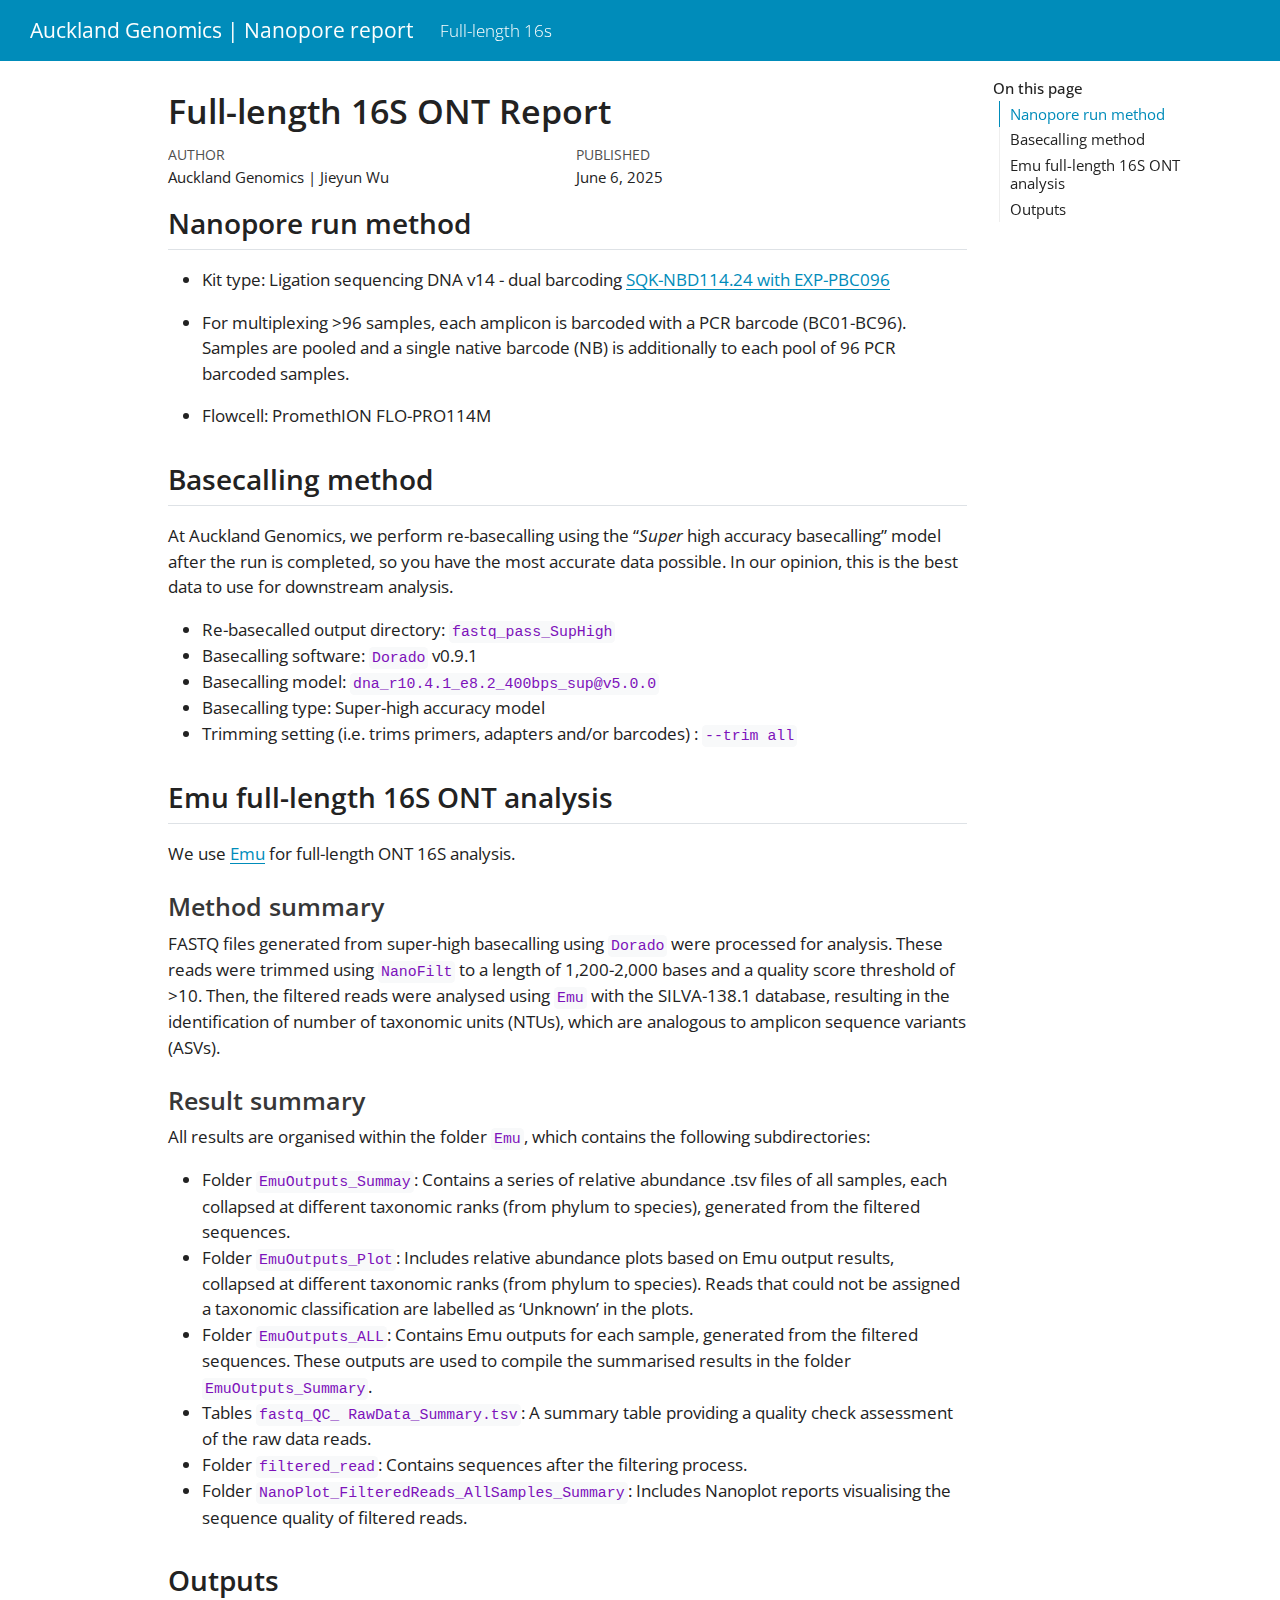
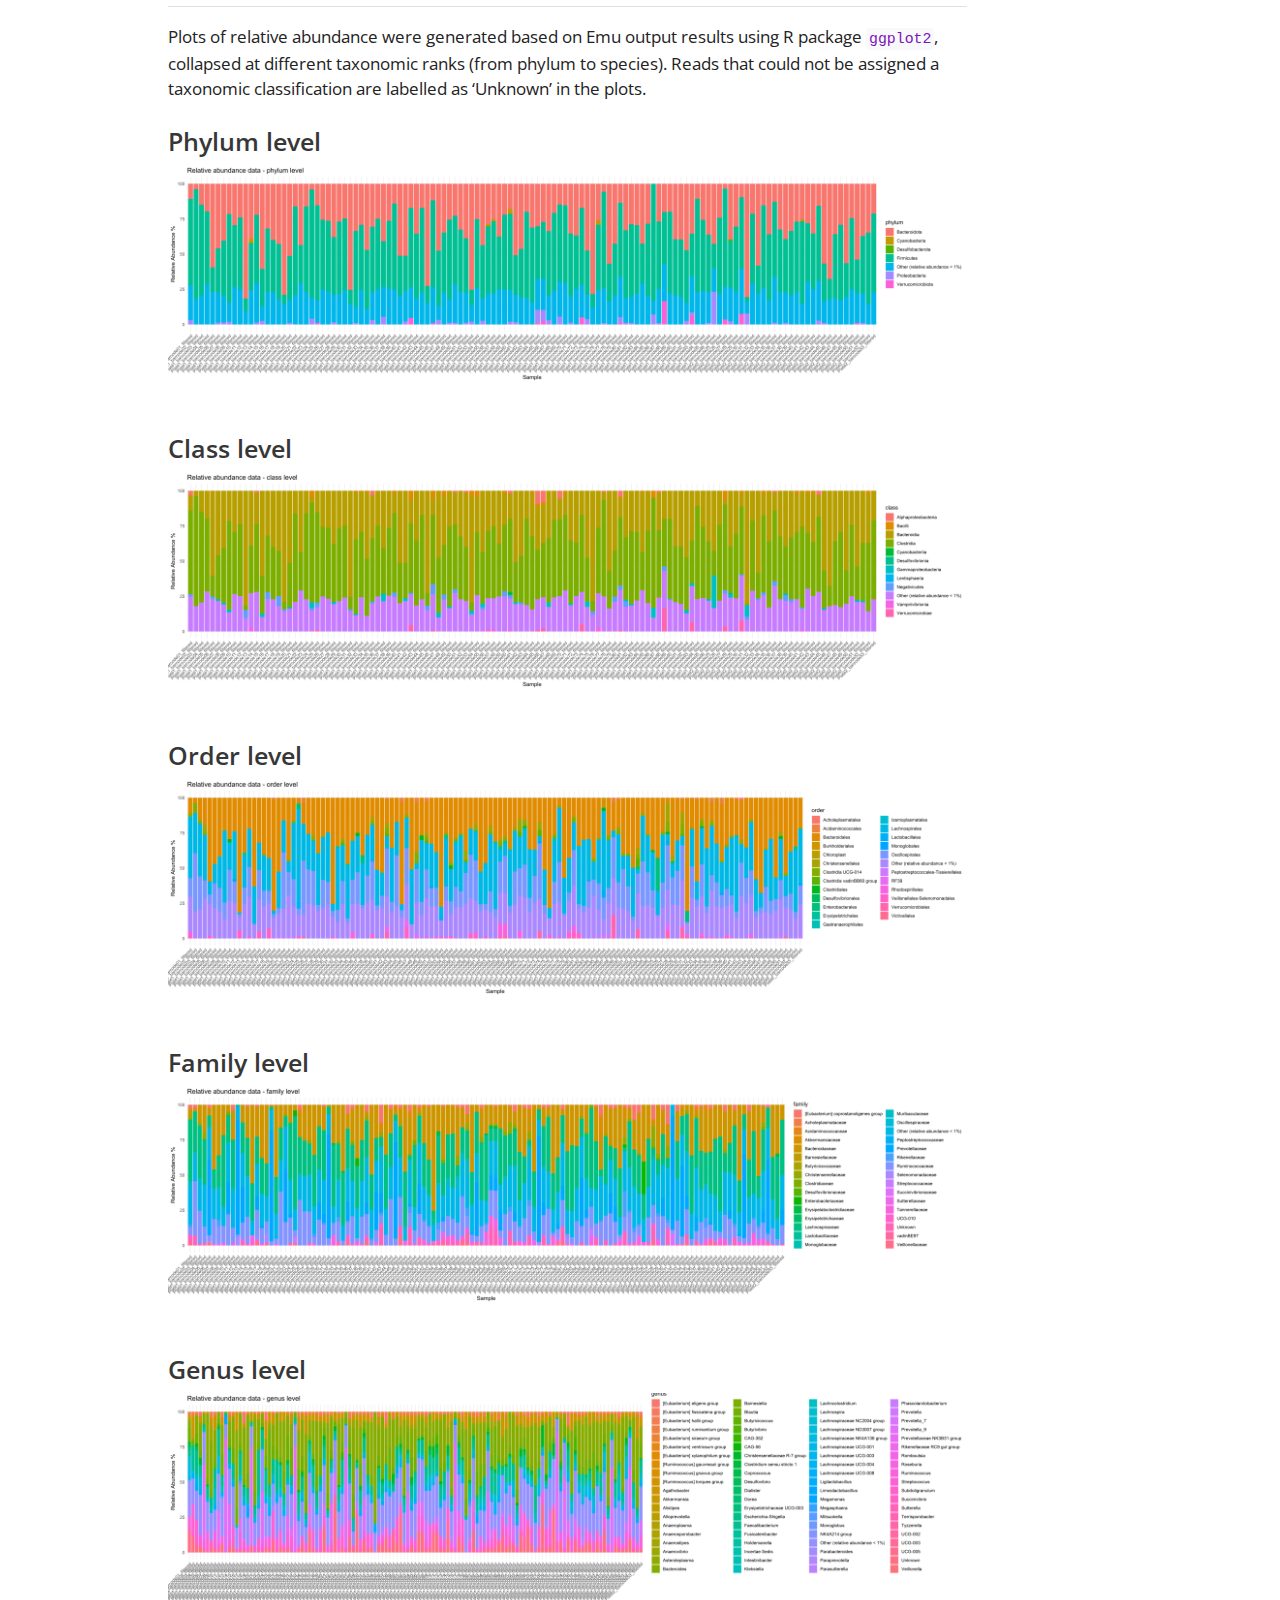
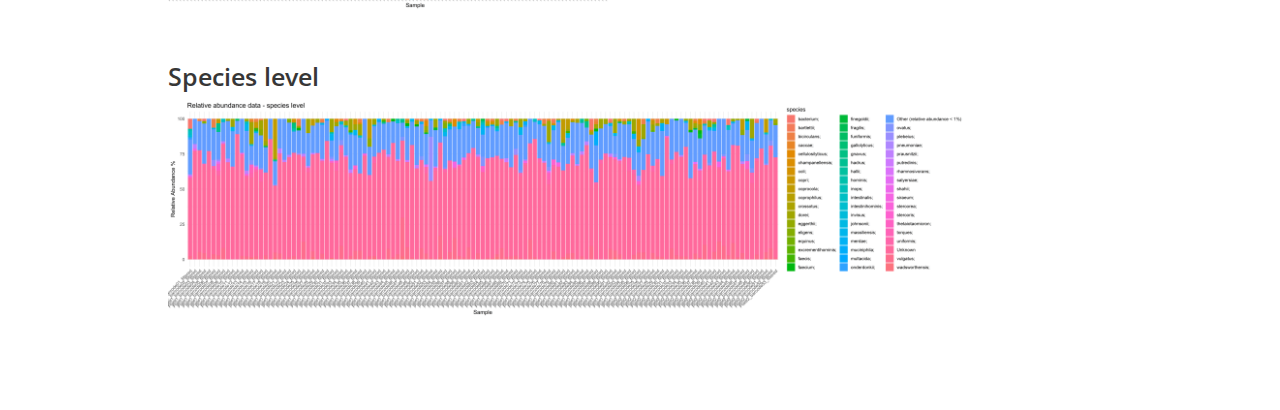
<file: index.html>
<html xmlns="http://www.w3.org/1999/xhtml">    
  <head>      
    <title>Redirect to AG_EmuReport.html</title>      
    <meta http-equiv="refresh" content="0;URL='AG_EmuReport.html'" />    
  </head>    
  <body> 
  </body>  
</html>
</file>
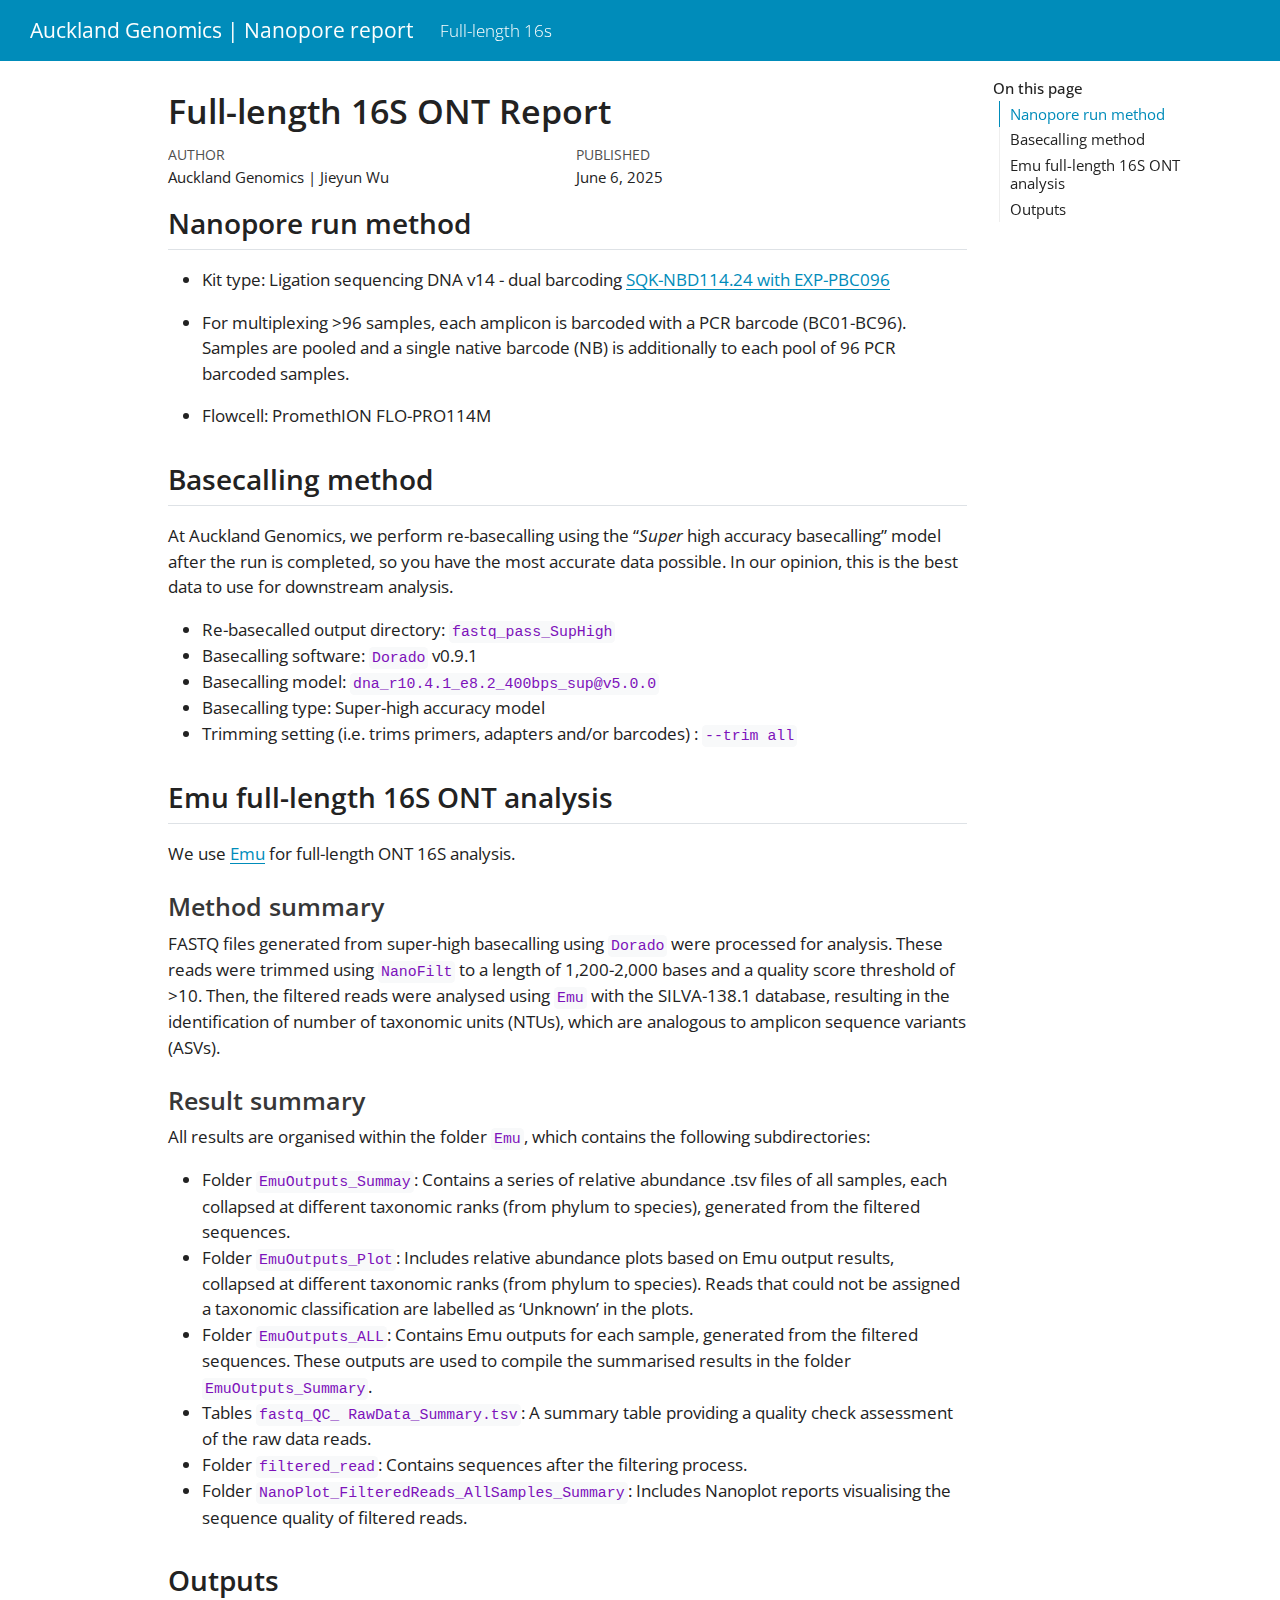
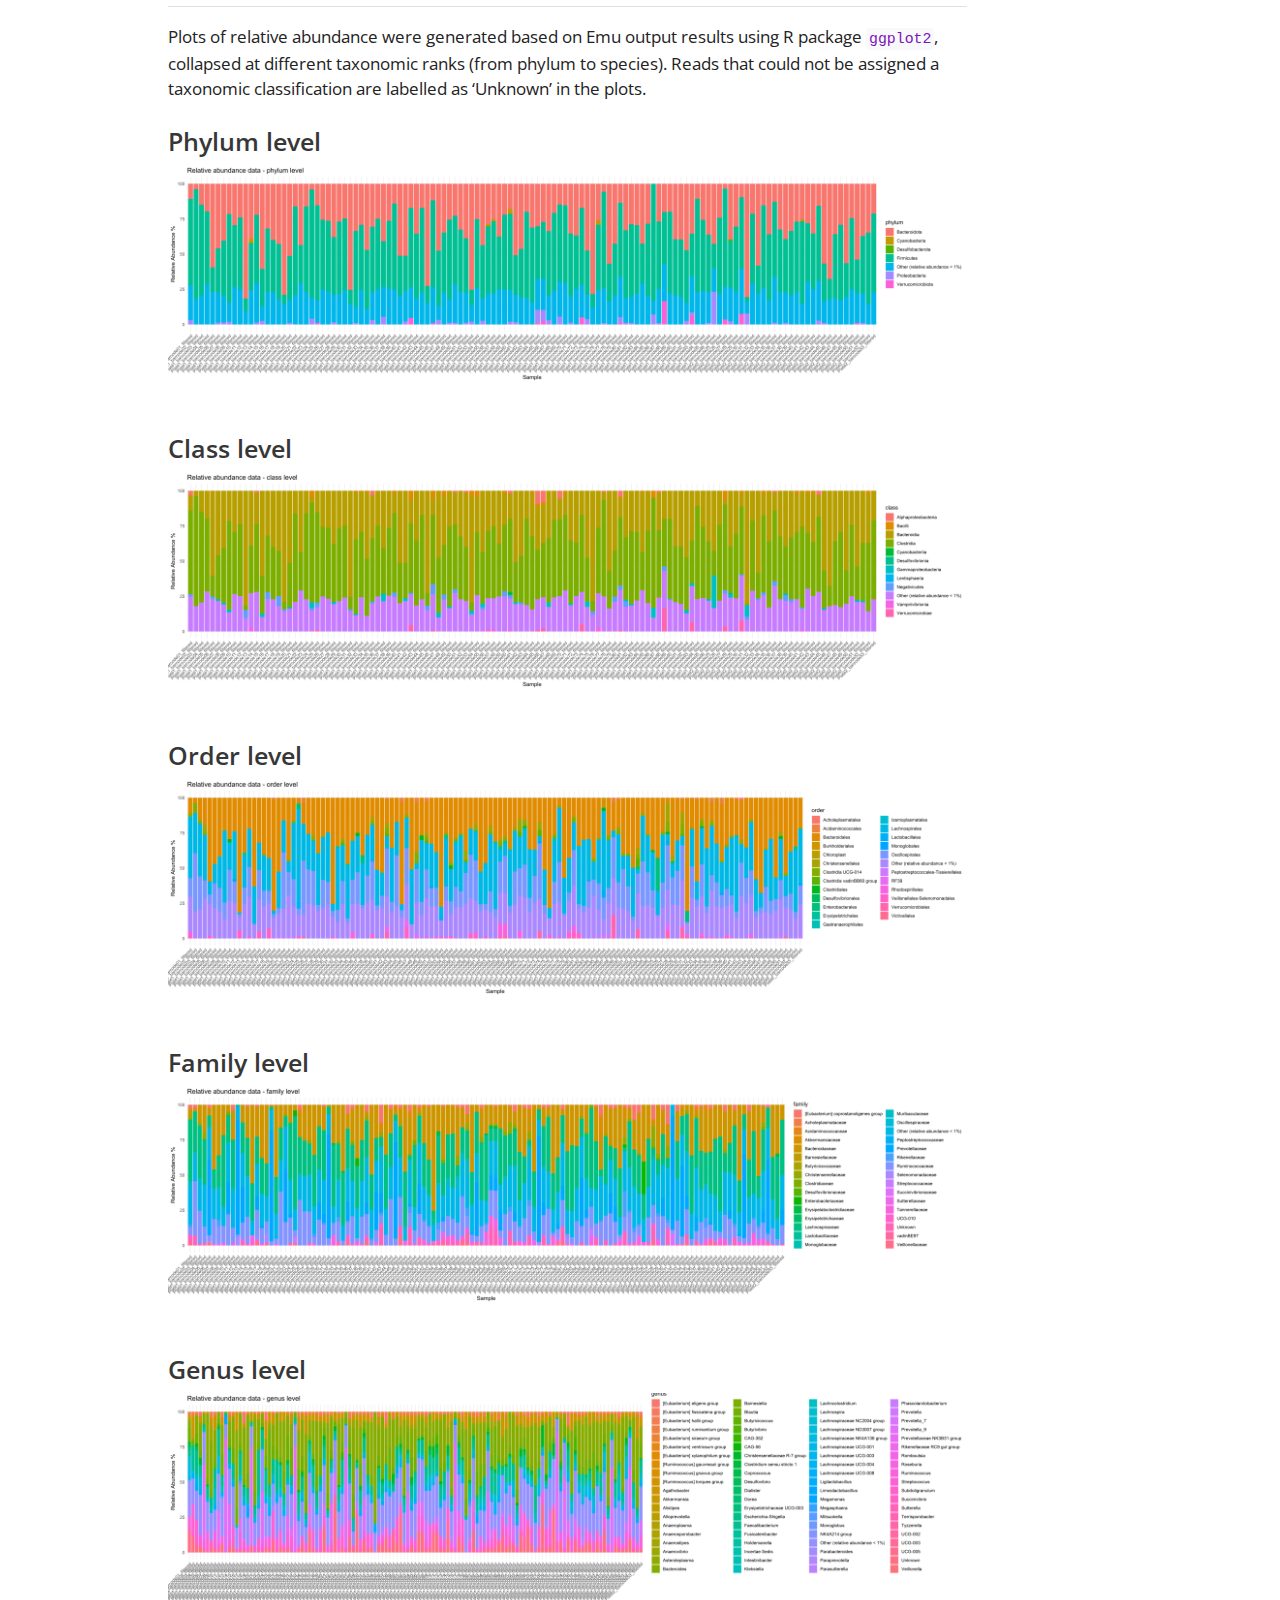
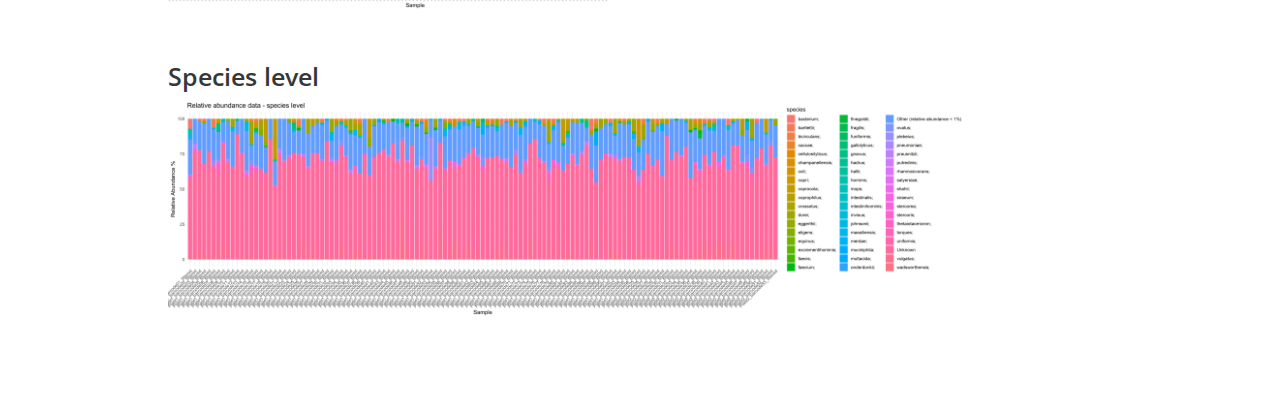
<file: AG_EmuReport.html>
<!DOCTYPE html>
<html xmlns="http://www.w3.org/1999/xhtml" lang="en" xml:lang="en"><head>

<meta charset="utf-8">
<meta name="generator" content="quarto-1.7.31">

<meta name="viewport" content="width=device-width, initial-scale=1.0, user-scalable=yes">

<meta name="author" content="Auckland Genomics | Jieyun Wu">
<meta name="dcterms.date" content="2025-06-06">

<title>Auckland Genomics | Nanopore report</title>
<style>
code{white-space: pre-wrap;}
span.smallcaps{font-variant: small-caps;}
div.columns{display: flex; gap: min(4vw, 1.5em);}
div.column{flex: auto; overflow-x: auto;}
div.hanging-indent{margin-left: 1.5em; text-indent: -1.5em;}
ul.task-list{list-style: none;}
ul.task-list li input[type="checkbox"] {
  width: 0.8em;
  margin: 0 0.8em 0.2em -1em; /* quarto-specific, see https://github.com/quarto-dev/quarto-cli/issues/4556 */ 
  vertical-align: middle;
}
</style>


<script src="site_libs/quarto-nav/quarto-nav.js"></script>
<script src="site_libs/quarto-nav/headroom.min.js"></script>
<script src="site_libs/clipboard/clipboard.min.js"></script>
<script src="site_libs/quarto-html/quarto.js" type="module"></script>
<script src="site_libs/quarto-html/tabsets/tabsets.js" type="module"></script>
<script src="site_libs/quarto-html/popper.min.js"></script>
<script src="site_libs/quarto-html/tippy.umd.min.js"></script>
<script src="site_libs/quarto-html/anchor.min.js"></script>
<link href="site_libs/quarto-html/tippy.css" rel="stylesheet">
<link href="site_libs/quarto-html/quarto-syntax-highlighting-e1a5c8363afafaef2c763b6775fbf3ca.css" rel="stylesheet" id="quarto-text-highlighting-styles">
<script src="site_libs/bootstrap/bootstrap.min.js"></script>
<link href="site_libs/bootstrap/bootstrap-icons.css" rel="stylesheet">
<link href="site_libs/bootstrap/bootstrap-2ae7dbb6a8a91d2d75a298d77e53d9d4.min.css" rel="stylesheet" append-hash="true" id="quarto-bootstrap" data-mode="light">
<script id="quarto-search-options" type="application/json">{
  "language": {
    "search-no-results-text": "No results",
    "search-matching-documents-text": "matching documents",
    "search-copy-link-title": "Copy link to search",
    "search-hide-matches-text": "Hide additional matches",
    "search-more-match-text": "more match in this document",
    "search-more-matches-text": "more matches in this document",
    "search-clear-button-title": "Clear",
    "search-text-placeholder": "",
    "search-detached-cancel-button-title": "Cancel",
    "search-submit-button-title": "Submit",
    "search-label": "Search"
  }
}</script>


</head>

<body class="nav-fixed quarto-light">

<div id="quarto-search-results"></div>
  <header id="quarto-header" class="headroom fixed-top">
    <nav class="navbar navbar-expand-lg " data-bs-theme="dark">
      <div class="navbar-container container-fluid">
      <div class="navbar-brand-container mx-auto">
    <a class="navbar-brand" href="./index.html">
    <span class="navbar-title">Auckland Genomics | Nanopore report</span>
    </a>
  </div>
          <button class="navbar-toggler" type="button" data-bs-toggle="collapse" data-bs-target="#navbarCollapse" aria-controls="navbarCollapse" role="menu" aria-expanded="false" aria-label="Toggle navigation" onclick="if (window.quartoToggleHeadroom) { window.quartoToggleHeadroom(); }">
  <span class="navbar-toggler-icon"></span>
</button>
          <div class="collapse navbar-collapse" id="navbarCollapse">
            <ul class="navbar-nav navbar-nav-scroll me-auto">
  <li class="nav-item">
    <a class="nav-link active" href="./AG_EmuReport.html" aria-current="page"> 
<span class="menu-text">Full-length 16s</span></a>
  </li>  
</ul>
          </div> <!-- /navcollapse -->
            <div class="quarto-navbar-tools">
</div>
      </div> <!-- /container-fluid -->
    </nav>
</header>
<!-- content -->
<div id="quarto-content" class="quarto-container page-columns page-rows-contents page-layout-article page-navbar">
<!-- sidebar -->
<!-- margin-sidebar -->
    <div id="quarto-margin-sidebar" class="sidebar margin-sidebar">
        <nav id="TOC" role="doc-toc" class="toc-active">
    <h2 id="toc-title">On this page</h2>
   
  <ul>
  <li><a href="#nanopore-run-method" id="toc-nanopore-run-method" class="nav-link active" data-scroll-target="#nanopore-run-method">Nanopore run method</a></li>
  <li><a href="#basecalling-method" id="toc-basecalling-method" class="nav-link" data-scroll-target="#basecalling-method">Basecalling method</a></li>
  <li><a href="#emu-full-length-16s-ont-analysis" id="toc-emu-full-length-16s-ont-analysis" class="nav-link" data-scroll-target="#emu-full-length-16s-ont-analysis">Emu full-length 16S ONT analysis</a>
  <ul>
  <li><a href="#method-summary" id="toc-method-summary" class="nav-link" data-scroll-target="#method-summary">Method summary</a></li>
  <li><a href="#result-summary" id="toc-result-summary" class="nav-link" data-scroll-target="#result-summary">Result summary</a></li>
  </ul></li>
  <li><a href="#outputs" id="toc-outputs" class="nav-link" data-scroll-target="#outputs">Outputs</a>
  <ul>
  <li><a href="#phylum-level" id="toc-phylum-level" class="nav-link" data-scroll-target="#phylum-level">Phylum level</a></li>
  <li><a href="#class-level" id="toc-class-level" class="nav-link" data-scroll-target="#class-level">Class level</a></li>
  <li><a href="#order-level" id="toc-order-level" class="nav-link" data-scroll-target="#order-level">Order level</a></li>
  <li><a href="#family-level" id="toc-family-level" class="nav-link" data-scroll-target="#family-level">Family level</a></li>
  <li><a href="#genus-level" id="toc-genus-level" class="nav-link" data-scroll-target="#genus-level">Genus level</a></li>
  <li><a href="#species-level" id="toc-species-level" class="nav-link" data-scroll-target="#species-level">Species level</a></li>
  </ul></li>
  </ul>
</nav>
    </div>
<!-- main -->
<main class="content" id="quarto-document-content">

<header id="title-block-header" class="quarto-title-block default">
<div class="quarto-title">
<h1 class="title">Full-length 16S ONT Report</h1>
</div>



<div class="quarto-title-meta">

    <div>
    <div class="quarto-title-meta-heading">Author</div>
    <div class="quarto-title-meta-contents">
             <p>Auckland Genomics | Jieyun Wu </p>
          </div>
  </div>
    
    <div>
    <div class="quarto-title-meta-heading">Published</div>
    <div class="quarto-title-meta-contents">
      <p class="date">June 6, 2025</p>
    </div>
  </div>
  
    
  </div>
  


</header>


<section id="nanopore-run-method" class="level2">
<h2 class="anchored" data-anchor-id="nanopore-run-method">Nanopore run method</h2>
<ul>
<li><p>Kit type: Ligation sequencing DNA v14 - dual barcoding <a href="https://community.nanoporetech.com/docs/prepare/library_prep_protocols/ligation-sequencing-dual-barcoding-v14/v/dbc_9184_v114_revh_22mar2023?devices=promethion">SQK-NBD114.24 with EXP-PBC096</a></p></li>
<li><p>For multiplexing &gt;96 samples, each amplicon is barcoded with a PCR barcode (BC01-BC96). Samples are pooled and a single native barcode (NB) is additionally to each pool of 96 PCR barcoded samples.</p></li>
<li><p>Flowcell: PromethION FLO-PRO114M</p></li>
</ul>
</section>
<section id="basecalling-method" class="level2">
<h2 class="anchored" data-anchor-id="basecalling-method">Basecalling method</h2>
<p>At Auckland Genomics, we perform re-basecalling using the “<em>Super</em> high accuracy basecalling” model after the run is completed, so you have the most accurate data possible. In our opinion, this is the best data to use for downstream analysis.</p>
<ul>
<li>Re-basecalled output directory: <code>fastq_pass_SupHigh</code></li>
<li>Basecalling software: <code>Dorado</code> v0.9.1</li>
<li>Basecalling model: <code>dna_r10.4.1_e8.2_400bps_sup@v5.0.0</code></li>
<li>Basecalling type: Super-high accuracy model</li>
<li>Trimming setting (i.e.&nbsp;trims primers, adapters and/or barcodes) : <code>--trim all</code></li>
</ul>
</section>
<section id="emu-full-length-16s-ont-analysis" class="level2">
<h2 class="anchored" data-anchor-id="emu-full-length-16s-ont-analysis">Emu full-length 16S ONT analysis</h2>
<p>We use <a href="https://github.com/treangenlab/emu">Emu</a> for full-length ONT 16S analysis.</p>
<section id="method-summary" class="level3">
<h3 class="anchored" data-anchor-id="method-summary">Method summary</h3>
<p>FASTQ files generated from super-high basecalling using <code>Dorado</code> were processed for analysis. These reads were trimmed using <code>NanoFilt</code> to a length of 1,200-2,000 bases and a quality score threshold of &gt;10. Then, the filtered reads were analysed using <code>Emu</code> with the SILVA-138.1 database, resulting in the identification of number of taxonomic units (NTUs), which are analogous to amplicon sequence variants (ASVs).</p>
</section>
<section id="result-summary" class="level3">
<h3 class="anchored" data-anchor-id="result-summary">Result summary</h3>
<p>All results are organised within the folder <code>Emu</code>, which contains the following subdirectories:</p>
<ul>
<li>Folder <code>EmuOutputs_Summay</code>: Contains a series of relative abundance .tsv files of all samples, each collapsed at different taxonomic ranks (from phylum to species), generated from the filtered sequences.</li>
<li>Folder <code>EmuOutputs_Plot</code>: Includes relative abundance plots based on Emu output results, collapsed at different taxonomic ranks (from phylum to species). Reads that could not be assigned a taxonomic classification are labelled as ‘Unknown’ in the plots.</li>
<li>Folder <code>EmuOutputs_ALL</code>: Contains Emu outputs for each sample, generated from the filtered sequences. These outputs are used to compile the summarised results in the folder <code>EmuOutputs_Summary</code>.</li>
<li>Tables <code>fastq_QC_ RawData_Summary.tsv</code>: A summary table providing a quality check assessment of the raw data reads.</li>
<li>Folder <code>filtered_read</code>: Contains sequences after the filtering process.</li>
<li>Folder <code>NanoPlot_FilteredReads_AllSamples_Summary</code>: Includes Nanoplot reports visualising the sequence quality of filtered reads.</li>
</ul>
</section>
</section>
<section id="outputs" class="level2">
<h2 class="anchored" data-anchor-id="outputs">Outputs</h2>
<p>Plots of relative abundance were generated based on Emu output results using R package <code>ggplot2</code>, collapsed at different taxonomic ranks (from phylum to species). Reads that could not be assigned a taxonomic classification are labelled as ‘Unknown’ in the plots.</p>
<section id="phylum-level" class="level3">
<h3 class="anchored" data-anchor-id="phylum-level">Phylum level</h3>
<div class="cell">
<div class="cell-output-display">
<div>
<figure class="figure">
<p><img src="AG_EmuReport_files/figure-html/Phylum-1.png" class="img-fluid figure-img" style="width:100.0%"></p>
</figure>
</div>
</div>
</div>
</section>
<section id="class-level" class="level3">
<h3 class="anchored" data-anchor-id="class-level">Class level</h3>
<div class="cell">
<div class="cell-output-display">
<div>
<figure class="figure">
<p><img src="AG_EmuReport_files/figure-html/Class-1.png" class="img-fluid figure-img" style="width:100.0%"></p>
</figure>
</div>
</div>
</div>
</section>
<section id="order-level" class="level3">
<h3 class="anchored" data-anchor-id="order-level">Order level</h3>
<div class="cell">
<div class="cell-output-display">
<div>
<figure class="figure">
<p><img src="AG_EmuReport_files/figure-html/Order-1.png" class="img-fluid figure-img" style="width:100.0%"></p>
</figure>
</div>
</div>
</div>
</section>
<section id="family-level" class="level3">
<h3 class="anchored" data-anchor-id="family-level">Family level</h3>
<div class="cell">
<div class="cell-output-display">
<div>
<figure class="figure">
<p><img src="AG_EmuReport_files/figure-html/Family-1.png" class="img-fluid figure-img" style="width:100.0%"></p>
</figure>
</div>
</div>
</div>
</section>
<section id="genus-level" class="level3">
<h3 class="anchored" data-anchor-id="genus-level">Genus level</h3>
<div class="cell">
<div class="cell-output-display">
<div>
<figure class="figure">
<p><img src="AG_EmuReport_files/figure-html/Genus-1.png" class="img-fluid figure-img" style="width:100.0%"></p>
</figure>
</div>
</div>
</div>
</section>
<section id="species-level" class="level3">
<h3 class="anchored" data-anchor-id="species-level">Species level</h3>
<div class="cell">
<div class="cell-output-display">
<div>
<figure class="figure">
<p><img src="AG_EmuReport_files/figure-html/Species-1.png" class="img-fluid figure-img" style="width:100.0%"></p>
</figure>
</div>
</div>
</div>


</section>
</section>

</main> <!-- /main -->
<script id="quarto-html-after-body" type="application/javascript">
  window.document.addEventListener("DOMContentLoaded", function (event) {
    const icon = "";
    const anchorJS = new window.AnchorJS();
    anchorJS.options = {
      placement: 'right',
      icon: icon
    };
    anchorJS.add('.anchored');
    const isCodeAnnotation = (el) => {
      for (const clz of el.classList) {
        if (clz.startsWith('code-annotation-')) {                     
          return true;
        }
      }
      return false;
    }
    const onCopySuccess = function(e) {
      // button target
      const button = e.trigger;
      // don't keep focus
      button.blur();
      // flash "checked"
      button.classList.add('code-copy-button-checked');
      var currentTitle = button.getAttribute("title");
      button.setAttribute("title", "Copied!");
      let tooltip;
      if (window.bootstrap) {
        button.setAttribute("data-bs-toggle", "tooltip");
        button.setAttribute("data-bs-placement", "left");
        button.setAttribute("data-bs-title", "Copied!");
        tooltip = new bootstrap.Tooltip(button, 
          { trigger: "manual", 
            customClass: "code-copy-button-tooltip",
            offset: [0, -8]});
        tooltip.show();    
      }
      setTimeout(function() {
        if (tooltip) {
          tooltip.hide();
          button.removeAttribute("data-bs-title");
          button.removeAttribute("data-bs-toggle");
          button.removeAttribute("data-bs-placement");
        }
        button.setAttribute("title", currentTitle);
        button.classList.remove('code-copy-button-checked');
      }, 1000);
      // clear code selection
      e.clearSelection();
    }
    const getTextToCopy = function(trigger) {
        const codeEl = trigger.previousElementSibling.cloneNode(true);
        for (const childEl of codeEl.children) {
          if (isCodeAnnotation(childEl)) {
            childEl.remove();
          }
        }
        return codeEl.innerText;
    }
    const clipboard = new window.ClipboardJS('.code-copy-button:not([data-in-quarto-modal])', {
      text: getTextToCopy
    });
    clipboard.on('success', onCopySuccess);
    if (window.document.getElementById('quarto-embedded-source-code-modal')) {
      const clipboardModal = new window.ClipboardJS('.code-copy-button[data-in-quarto-modal]', {
        text: getTextToCopy,
        container: window.document.getElementById('quarto-embedded-source-code-modal')
      });
      clipboardModal.on('success', onCopySuccess);
    }
      var localhostRegex = new RegExp(/^(?:http|https):\/\/localhost\:?[0-9]*\//);
      var mailtoRegex = new RegExp(/^mailto:/);
        var filterRegex = new RegExp('/' + window.location.host + '/');
      var isInternal = (href) => {
          return filterRegex.test(href) || localhostRegex.test(href) || mailtoRegex.test(href);
      }
      // Inspect non-navigation links and adorn them if external
     var links = window.document.querySelectorAll('a[href]:not(.nav-link):not(.navbar-brand):not(.toc-action):not(.sidebar-link):not(.sidebar-item-toggle):not(.pagination-link):not(.no-external):not([aria-hidden]):not(.dropdown-item):not(.quarto-navigation-tool):not(.about-link)');
      for (var i=0; i<links.length; i++) {
        const link = links[i];
        if (!isInternal(link.href)) {
          // undo the damage that might have been done by quarto-nav.js in the case of
          // links that we want to consider external
          if (link.dataset.originalHref !== undefined) {
            link.href = link.dataset.originalHref;
          }
        }
      }
    function tippyHover(el, contentFn, onTriggerFn, onUntriggerFn) {
      const config = {
        allowHTML: true,
        maxWidth: 500,
        delay: 100,
        arrow: false,
        appendTo: function(el) {
            return el.parentElement;
        },
        interactive: true,
        interactiveBorder: 10,
        theme: 'quarto',
        placement: 'bottom-start',
      };
      if (contentFn) {
        config.content = contentFn;
      }
      if (onTriggerFn) {
        config.onTrigger = onTriggerFn;
      }
      if (onUntriggerFn) {
        config.onUntrigger = onUntriggerFn;
      }
      window.tippy(el, config); 
    }
    const noterefs = window.document.querySelectorAll('a[role="doc-noteref"]');
    for (var i=0; i<noterefs.length; i++) {
      const ref = noterefs[i];
      tippyHover(ref, function() {
        // use id or data attribute instead here
        let href = ref.getAttribute('data-footnote-href') || ref.getAttribute('href');
        try { href = new URL(href).hash; } catch {}
        const id = href.replace(/^#\/?/, "");
        const note = window.document.getElementById(id);
        if (note) {
          return note.innerHTML;
        } else {
          return "";
        }
      });
    }
    const xrefs = window.document.querySelectorAll('a.quarto-xref');
    const processXRef = (id, note) => {
      // Strip column container classes
      const stripColumnClz = (el) => {
        el.classList.remove("page-full", "page-columns");
        if (el.children) {
          for (const child of el.children) {
            stripColumnClz(child);
          }
        }
      }
      stripColumnClz(note)
      if (id === null || id.startsWith('sec-')) {
        // Special case sections, only their first couple elements
        const container = document.createElement("div");
        if (note.children && note.children.length > 2) {
          container.appendChild(note.children[0].cloneNode(true));
          for (let i = 1; i < note.children.length; i++) {
            const child = note.children[i];
            if (child.tagName === "P" && child.innerText === "") {
              continue;
            } else {
              container.appendChild(child.cloneNode(true));
              break;
            }
          }
          if (window.Quarto?.typesetMath) {
            window.Quarto.typesetMath(container);
          }
          return container.innerHTML
        } else {
          if (window.Quarto?.typesetMath) {
            window.Quarto.typesetMath(note);
          }
          return note.innerHTML;
        }
      } else {
        // Remove any anchor links if they are present
        const anchorLink = note.querySelector('a.anchorjs-link');
        if (anchorLink) {
          anchorLink.remove();
        }
        if (window.Quarto?.typesetMath) {
          window.Quarto.typesetMath(note);
        }
        if (note.classList.contains("callout")) {
          return note.outerHTML;
        } else {
          return note.innerHTML;
        }
      }
    }
    for (var i=0; i<xrefs.length; i++) {
      const xref = xrefs[i];
      tippyHover(xref, undefined, function(instance) {
        instance.disable();
        let url = xref.getAttribute('href');
        let hash = undefined; 
        if (url.startsWith('#')) {
          hash = url;
        } else {
          try { hash = new URL(url).hash; } catch {}
        }
        if (hash) {
          const id = hash.replace(/^#\/?/, "");
          const note = window.document.getElementById(id);
          if (note !== null) {
            try {
              const html = processXRef(id, note.cloneNode(true));
              instance.setContent(html);
            } finally {
              instance.enable();
              instance.show();
            }
          } else {
            // See if we can fetch this
            fetch(url.split('#')[0])
            .then(res => res.text())
            .then(html => {
              const parser = new DOMParser();
              const htmlDoc = parser.parseFromString(html, "text/html");
              const note = htmlDoc.getElementById(id);
              if (note !== null) {
                const html = processXRef(id, note);
                instance.setContent(html);
              } 
            }).finally(() => {
              instance.enable();
              instance.show();
            });
          }
        } else {
          // See if we can fetch a full url (with no hash to target)
          // This is a special case and we should probably do some content thinning / targeting
          fetch(url)
          .then(res => res.text())
          .then(html => {
            const parser = new DOMParser();
            const htmlDoc = parser.parseFromString(html, "text/html");
            const note = htmlDoc.querySelector('main.content');
            if (note !== null) {
              // This should only happen for chapter cross references
              // (since there is no id in the URL)
              // remove the first header
              if (note.children.length > 0 && note.children[0].tagName === "HEADER") {
                note.children[0].remove();
              }
              const html = processXRef(null, note);
              instance.setContent(html);
            } 
          }).finally(() => {
            instance.enable();
            instance.show();
          });
        }
      }, function(instance) {
      });
    }
        let selectedAnnoteEl;
        const selectorForAnnotation = ( cell, annotation) => {
          let cellAttr = 'data-code-cell="' + cell + '"';
          let lineAttr = 'data-code-annotation="' +  annotation + '"';
          const selector = 'span[' + cellAttr + '][' + lineAttr + ']';
          return selector;
        }
        const selectCodeLines = (annoteEl) => {
          const doc = window.document;
          const targetCell = annoteEl.getAttribute("data-target-cell");
          const targetAnnotation = annoteEl.getAttribute("data-target-annotation");
          const annoteSpan = window.document.querySelector(selectorForAnnotation(targetCell, targetAnnotation));
          const lines = annoteSpan.getAttribute("data-code-lines").split(",");
          const lineIds = lines.map((line) => {
            return targetCell + "-" + line;
          })
          let top = null;
          let height = null;
          let parent = null;
          if (lineIds.length > 0) {
              //compute the position of the single el (top and bottom and make a div)
              const el = window.document.getElementById(lineIds[0]);
              top = el.offsetTop;
              height = el.offsetHeight;
              parent = el.parentElement.parentElement;
            if (lineIds.length > 1) {
              const lastEl = window.document.getElementById(lineIds[lineIds.length - 1]);
              const bottom = lastEl.offsetTop + lastEl.offsetHeight;
              height = bottom - top;
            }
            if (top !== null && height !== null && parent !== null) {
              // cook up a div (if necessary) and position it 
              let div = window.document.getElementById("code-annotation-line-highlight");
              if (div === null) {
                div = window.document.createElement("div");
                div.setAttribute("id", "code-annotation-line-highlight");
                div.style.position = 'absolute';
                parent.appendChild(div);
              }
              div.style.top = top - 2 + "px";
              div.style.height = height + 4 + "px";
              div.style.left = 0;
              let gutterDiv = window.document.getElementById("code-annotation-line-highlight-gutter");
              if (gutterDiv === null) {
                gutterDiv = window.document.createElement("div");
                gutterDiv.setAttribute("id", "code-annotation-line-highlight-gutter");
                gutterDiv.style.position = 'absolute';
                const codeCell = window.document.getElementById(targetCell);
                const gutter = codeCell.querySelector('.code-annotation-gutter');
                gutter.appendChild(gutterDiv);
              }
              gutterDiv.style.top = top - 2 + "px";
              gutterDiv.style.height = height + 4 + "px";
            }
            selectedAnnoteEl = annoteEl;
          }
        };
        const unselectCodeLines = () => {
          const elementsIds = ["code-annotation-line-highlight", "code-annotation-line-highlight-gutter"];
          elementsIds.forEach((elId) => {
            const div = window.document.getElementById(elId);
            if (div) {
              div.remove();
            }
          });
          selectedAnnoteEl = undefined;
        };
          // Handle positioning of the toggle
      window.addEventListener(
        "resize",
        throttle(() => {
          elRect = undefined;
          if (selectedAnnoteEl) {
            selectCodeLines(selectedAnnoteEl);
          }
        }, 10)
      );
      function throttle(fn, ms) {
      let throttle = false;
      let timer;
        return (...args) => {
          if(!throttle) { // first call gets through
              fn.apply(this, args);
              throttle = true;
          } else { // all the others get throttled
              if(timer) clearTimeout(timer); // cancel #2
              timer = setTimeout(() => {
                fn.apply(this, args);
                timer = throttle = false;
              }, ms);
          }
        };
      }
        // Attach click handler to the DT
        const annoteDls = window.document.querySelectorAll('dt[data-target-cell]');
        for (const annoteDlNode of annoteDls) {
          annoteDlNode.addEventListener('click', (event) => {
            const clickedEl = event.target;
            if (clickedEl !== selectedAnnoteEl) {
              unselectCodeLines();
              const activeEl = window.document.querySelector('dt[data-target-cell].code-annotation-active');
              if (activeEl) {
                activeEl.classList.remove('code-annotation-active');
              }
              selectCodeLines(clickedEl);
              clickedEl.classList.add('code-annotation-active');
            } else {
              // Unselect the line
              unselectCodeLines();
              clickedEl.classList.remove('code-annotation-active');
            }
          });
        }
    const findCites = (el) => {
      const parentEl = el.parentElement;
      if (parentEl) {
        const cites = parentEl.dataset.cites;
        if (cites) {
          return {
            el,
            cites: cites.split(' ')
          };
        } else {
          return findCites(el.parentElement)
        }
      } else {
        return undefined;
      }
    };
    var bibliorefs = window.document.querySelectorAll('a[role="doc-biblioref"]');
    for (var i=0; i<bibliorefs.length; i++) {
      const ref = bibliorefs[i];
      const citeInfo = findCites(ref);
      if (citeInfo) {
        tippyHover(citeInfo.el, function() {
          var popup = window.document.createElement('div');
          citeInfo.cites.forEach(function(cite) {
            var citeDiv = window.document.createElement('div');
            citeDiv.classList.add('hanging-indent');
            citeDiv.classList.add('csl-entry');
            var biblioDiv = window.document.getElementById('ref-' + cite);
            if (biblioDiv) {
              citeDiv.innerHTML = biblioDiv.innerHTML;
            }
            popup.appendChild(citeDiv);
          });
          return popup.innerHTML;
        });
      }
    }
  });
  </script>
</div> <!-- /content -->




</body></html>
</file>
<file: site_libs/quarto-html/tippy.css>
.tippy-box[data-animation=fade][data-state=hidden]{opacity:0}[data-tippy-root]{max-width:calc(100vw - 10px)}.tippy-box{position:relative;background-color:#333;color:#fff;border-radius:4px;font-size:14px;line-height:1.4;white-space:normal;outline:0;transition-property:transform,visibility,opacity}.tippy-box[data-placement^=top]>.tippy-arrow{bottom:0}.tippy-box[data-placement^=top]>.tippy-arrow:before{bottom:-7px;left:0;border-width:8px 8px 0;border-top-color:initial;transform-origin:center top}.tippy-box[data-placement^=bottom]>.tippy-arrow{top:0}.tippy-box[data-placement^=bottom]>.tippy-arrow:before{top:-7px;left:0;border-width:0 8px 8px;border-bottom-color:initial;transform-origin:center bottom}.tippy-box[data-placement^=left]>.tippy-arrow{right:0}.tippy-box[data-placement^=left]>.tippy-arrow:before{border-width:8px 0 8px 8px;border-left-color:initial;right:-7px;transform-origin:center left}.tippy-box[data-placement^=right]>.tippy-arrow{left:0}.tippy-box[data-placement^=right]>.tippy-arrow:before{left:-7px;border-width:8px 8px 8px 0;border-right-color:initial;transform-origin:center right}.tippy-box[data-inertia][data-state=visible]{transition-timing-function:cubic-bezier(.54,1.5,.38,1.11)}.tippy-arrow{width:16px;height:16px;color:#333}.tippy-arrow:before{content:"";position:absolute;border-color:transparent;border-style:solid}.tippy-content{position:relative;padding:5px 9px;z-index:1}
</file>
<file: site_libs/quarto-html/quarto-syntax-highlighting-e1a5c8363afafaef2c763b6775fbf3ca.css>
/* quarto syntax highlight colors */
:root {
  --quarto-hl-ot-color: #003B4F;
  --quarto-hl-at-color: #657422;
  --quarto-hl-ss-color: #20794D;
  --quarto-hl-an-color: #5E5E5E;
  --quarto-hl-fu-color: #4758AB;
  --quarto-hl-st-color: #20794D;
  --quarto-hl-cf-color: #003B4F;
  --quarto-hl-op-color: #5E5E5E;
  --quarto-hl-er-color: #AD0000;
  --quarto-hl-bn-color: #AD0000;
  --quarto-hl-al-color: #AD0000;
  --quarto-hl-va-color: #111111;
  --quarto-hl-bu-color: inherit;
  --quarto-hl-ex-color: inherit;
  --quarto-hl-pp-color: #AD0000;
  --quarto-hl-in-color: #5E5E5E;
  --quarto-hl-vs-color: #20794D;
  --quarto-hl-wa-color: #5E5E5E;
  --quarto-hl-do-color: #5E5E5E;
  --quarto-hl-im-color: #00769E;
  --quarto-hl-ch-color: #20794D;
  --quarto-hl-dt-color: #AD0000;
  --quarto-hl-fl-color: #AD0000;
  --quarto-hl-co-color: #5E5E5E;
  --quarto-hl-cv-color: #5E5E5E;
  --quarto-hl-cn-color: #8f5902;
  --quarto-hl-sc-color: #5E5E5E;
  --quarto-hl-dv-color: #AD0000;
  --quarto-hl-kw-color: #003B4F;
}

/* other quarto variables */
:root {
  --quarto-font-monospace: SFMono-Regular, Menlo, Monaco, Consolas, "Liberation Mono", "Courier New", monospace;
}

/* syntax highlight based on Pandoc's rules */
pre > code.sourceCode > span {
  color: #003B4F;
}

code.sourceCode > span {
  color: #003B4F;
}

div.sourceCode,
div.sourceCode pre.sourceCode {
  color: #003B4F;
}

/* Normal */
code span {
  color: #003B4F;
}

/* Alert */
code span.al {
  color: #AD0000;
  font-style: inherit;
}

/* Annotation */
code span.an {
  color: #5E5E5E;
  font-style: inherit;
}

/* Attribute */
code span.at {
  color: #657422;
  font-style: inherit;
}

/* BaseN */
code span.bn {
  color: #AD0000;
  font-style: inherit;
}

/* BuiltIn */
code span.bu {
  font-style: inherit;
}

/* ControlFlow */
code span.cf {
  color: #003B4F;
  font-weight: bold;
  font-style: inherit;
}

/* Char */
code span.ch {
  color: #20794D;
  font-style: inherit;
}

/* Constant */
code span.cn {
  color: #8f5902;
  font-style: inherit;
}

/* Comment */
code span.co {
  color: #5E5E5E;
  font-style: inherit;
}

/* CommentVar */
code span.cv {
  color: #5E5E5E;
  font-style: italic;
}

/* Documentation */
code span.do {
  color: #5E5E5E;
  font-style: italic;
}

/* DataType */
code span.dt {
  color: #AD0000;
  font-style: inherit;
}

/* DecVal */
code span.dv {
  color: #AD0000;
  font-style: inherit;
}

/* Error */
code span.er {
  color: #AD0000;
  font-style: inherit;
}

/* Extension */
code span.ex {
  font-style: inherit;
}

/* Float */
code span.fl {
  color: #AD0000;
  font-style: inherit;
}

/* Function */
code span.fu {
  color: #4758AB;
  font-style: inherit;
}

/* Import */
code span.im {
  color: #00769E;
  font-style: inherit;
}

/* Information */
code span.in {
  color: #5E5E5E;
  font-style: inherit;
}

/* Keyword */
code span.kw {
  color: #003B4F;
  font-weight: bold;
  font-style: inherit;
}

/* Operator */
code span.op {
  color: #5E5E5E;
  font-style: inherit;
}

/* Other */
code span.ot {
  color: #003B4F;
  font-style: inherit;
}

/* Preprocessor */
code span.pp {
  color: #AD0000;
  font-style: inherit;
}

/* SpecialChar */
code span.sc {
  color: #5E5E5E;
  font-style: inherit;
}

/* SpecialString */
code span.ss {
  color: #20794D;
  font-style: inherit;
}

/* String */
code span.st {
  color: #20794D;
  font-style: inherit;
}

/* Variable */
code span.va {
  color: #111111;
  font-style: inherit;
}

/* VerbatimString */
code span.vs {
  color: #20794D;
  font-style: inherit;
}

/* Warning */
code span.wa {
  color: #5E5E5E;
  font-style: italic;
}

.prevent-inlining {
  content: "</";
}

/*# sourceMappingURL=c735b2cac6c846c1abc72f5ce1520814.css.map */
</file>
